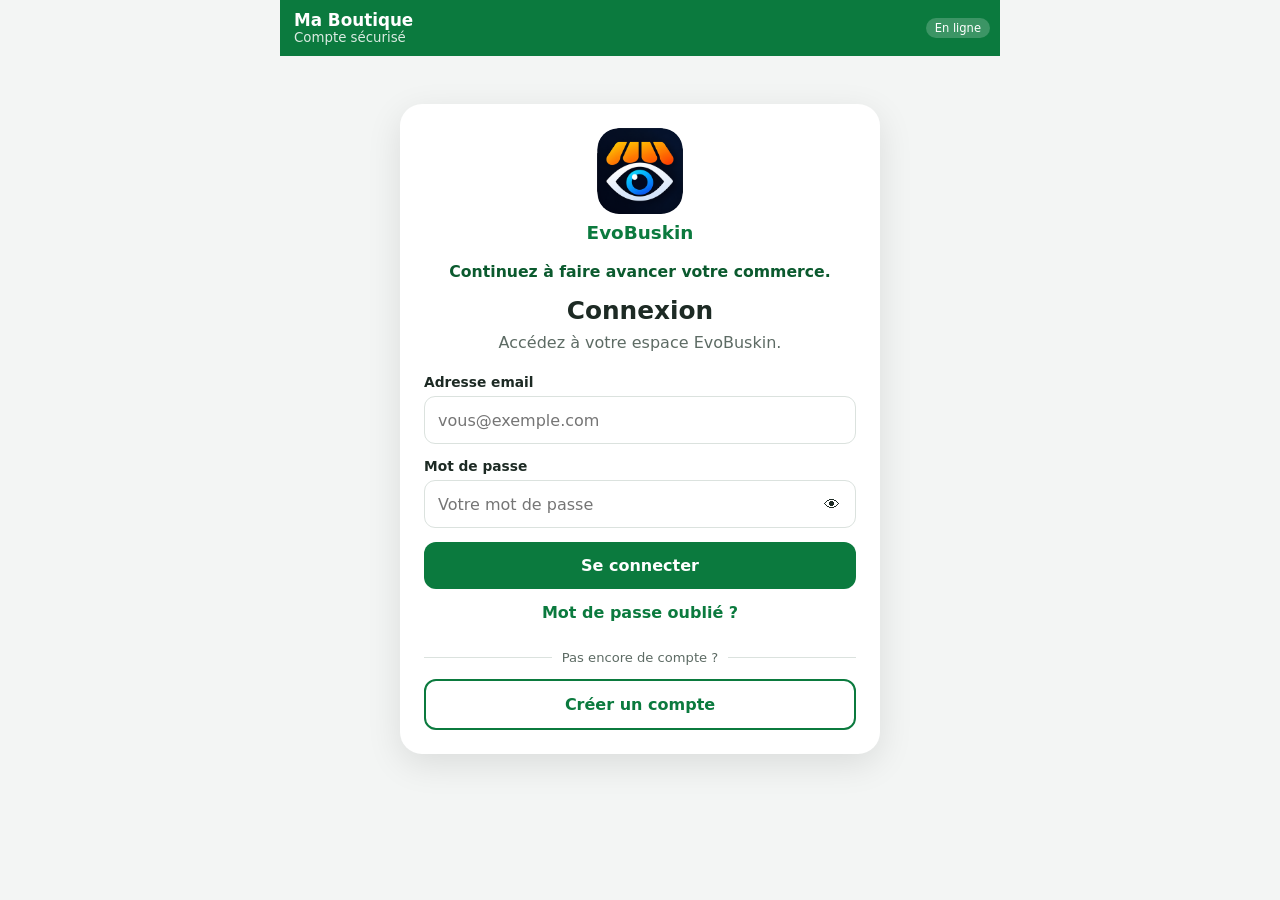
<file: index.html>
<!DOCTYPE html>
<html lang="fr">
<head>
  <meta charset="UTF-8">
  <meta name="viewport" content="width=device-width, initial-scale=1, viewport-fit=cover">
  <meta name="theme-color" content="#0b7a3e">
  <meta name="description" content="EvoBuskin : caisse, stock et dettes clients, même sans Internet.">
  <meta name="referrer" content="no-referrer">
  <meta http-equiv="Content-Security-Policy" content="default-src 'self'; base-uri 'self'; object-src 'none'; frame-ancestors 'none'; img-src 'self' data: blob:; style-src 'self' 'unsafe-inline'; script-src 'self'; connect-src 'self' https://*.supabase.co https://*.supabase.in wss://*.supabase.co wss://*.supabase.in; font-src 'self'; form-action 'self';">
  <link rel="manifest" href="manifest.webmanifest">
  <link rel="icon" type="image/png" href="icons/icon-192.png">
  <link rel="apple-touch-icon" href="icons/apple-touch-icon.png">
  <link rel="stylesheet" href="css/style.css">
  <title>EvoBuskin</title>
</head>
<body>
  <!-- Écran de chargement affiché pendant l'ouverture de la base -->
  <div id="chargement"><img src="icons/logo.png" alt="EvoBuskin" width="128" height="128"><p>EvoBuskin</p></div>

  <div id="app" hidden>
    <header id="barre">
      <div class="barre-gauche">
        <strong id="nomBoutique">EvoBuskin</strong>
        <small id="infoRole"></small>
      </div>
      <div class="barre-droite">
        <span id="etatReseau" class="pastille">En ligne</span>
        <button id="btnQuitter" class="btn-icone" aria-label="Se déconnecter">&#128274;</button>
      </div>
    </header>
    <main id="vue"></main>
    <nav id="menu"></nav>
  </div>

  <div id="toast" role="status" aria-live="polite"></div>

  <!-- Ordre important : utilitaires, base de données, modules, vues, puis application -->
  <script src="js/diag.js"></script>
  <script src="js/chargeur.js"></script>
  <script src="js/auth-config.js"></script>
  <script src="js/auth.js"></script>
  <script src="js/auth-hors-ligne.js"></script>
  <script src="js/auth-ui.js"></script>
  <script src="js/utils.js"></script>
  <script src="js/periode.js"></script>
  <script src="js/db.js"></script>
  <script src="js/cloud-db.js"></script>
  <script src="js/sync.js"></script>
  <script src="js/temps-reel.js"></script>
  <script src="js/cloud-sync.js"></script>
  <script src="js/audit.js"></script>
  <script src="js/pdf.js"></script>
  <script src="js/coffre.js"></script>
  <script src="js/scanner.js"></script>
  <script src="js/vue-caisse.js"></script>
  <script src="js/vue-stock.js"></script>
  <script src="js/vue-dettes.js"></script>
  <script src="js/vue-depenses.js"></script>
  <script src="js/vue-achats.js"></script>
  <script src="js/vue-import.js"></script>
  <script src="js/vue-audit.js"></script>
  <script src="js/vue-rapports.js"></script>
  <script src="js/vue-plus.js"></script>
  <script src="js/vue-reglages.js"></script>
  <script src="js/vue-compte.js"></script>
  <script src="js/vue-boutiques.js"></script>
  <script src="js/abonnement.js"></script>
  <script src="js/equipe.js"></script>
  <script src="js/security-monitor.js"></script>
  <script src="js/subscriptions.js"></script>
  <script src="js/app.js"></script>
</body>
</html>
</file>
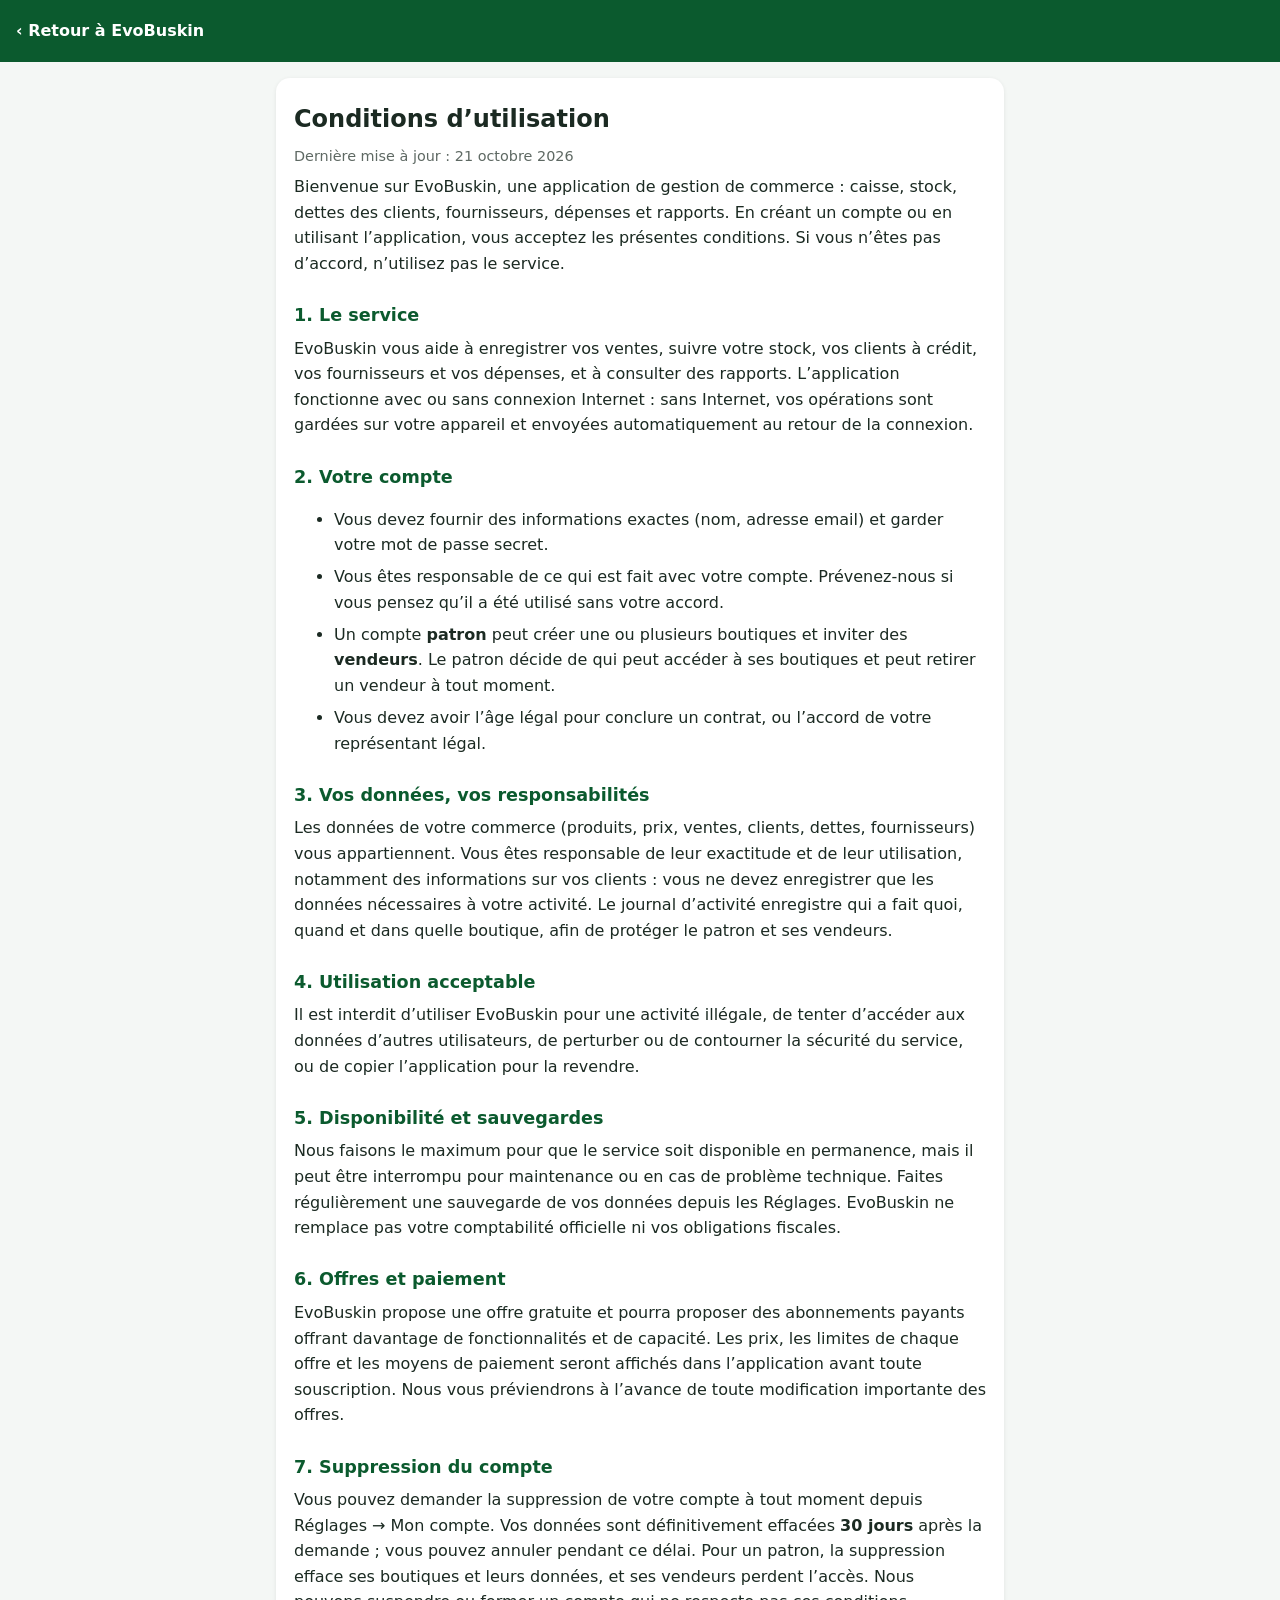
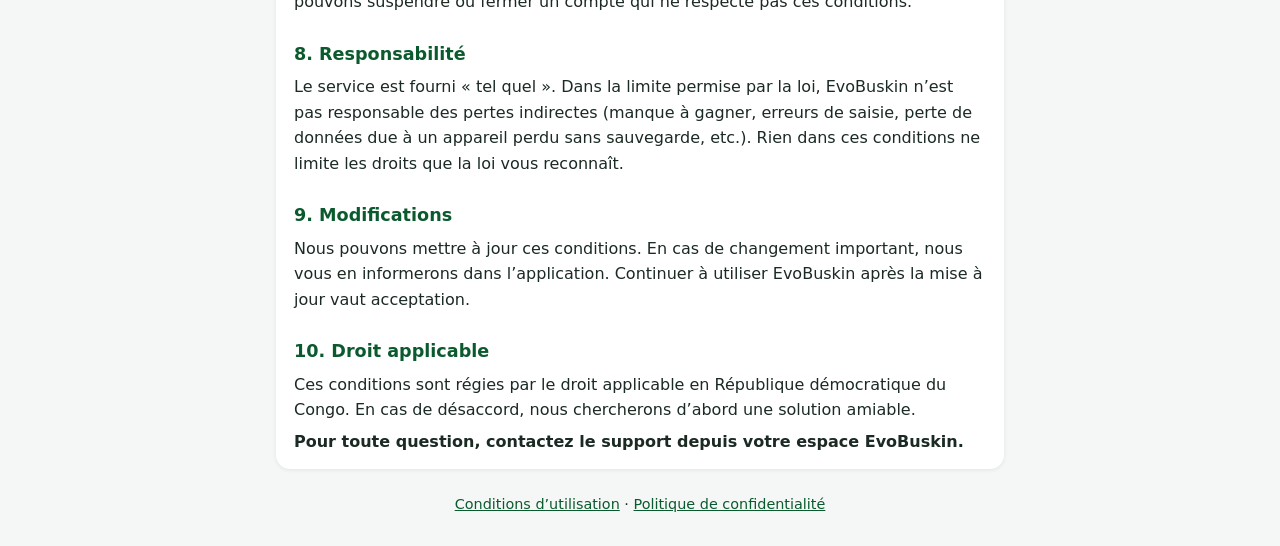
<file: conditions.html>
<!DOCTYPE html>
<html lang="fr"><head><meta charset="utf-8"><meta name="viewport" content="width=device-width,initial-scale=1">
<title>Conditions d’utilisation — EvoBuskin</title><style>
  :root{color-scheme:light dark;--vert:#0b5a2e;--fond:#f4f7f5;--texte:#1b2a22;--carte:#fff}
  @media (prefers-color-scheme:dark){:root{--fond:#0f1a14;--texte:#e6efe9;--carte:#17261d;--vert:#6fd39a}}
  *{box-sizing:border-box}body{margin:0;background:var(--fond);color:var(--texte);font:16px/1.6 system-ui,-apple-system,Segoe UI,Roboto,sans-serif}
  header{background:#0b5a2e;color:#fff;padding:18px 16px}header a{color:#fff;text-decoration:none;font-weight:700}
  main{max-width:760px;margin:0 auto;padding:16px}article{background:var(--carte);border-radius:14px;padding:18px 18px 8px;box-shadow:0 1px 4px rgba(0,0,0,.08)}
  h1{font-size:1.5rem;margin:.2em 0 .1em}h2{font-size:1.1rem;color:var(--vert);margin:1.4em 0 .3em}p,li{margin:.4em 0}.date{opacity:.7;font-size:.9rem}
  .contact{font-weight:700}footer{max-width:760px;margin:0 auto;padding:8px 16px 30px;text-align:center;font-size:.9rem}footer a{color:var(--vert)}
</style></head><body>
<header><a href="index.html">‹ Retour à EvoBuskin</a></header>
<main><article>
<h1>Conditions d’utilisation</h1><p class="date">Dernière mise à jour : 21 octobre 2026</p>
<p>Bienvenue sur EvoBuskin, une application de gestion de commerce : caisse, stock, dettes des clients, fournisseurs, dépenses et rapports. En créant un compte ou en utilisant l’application, vous acceptez les présentes conditions. Si vous n’êtes pas d’accord, n’utilisez pas le service.</p>
<h2>1. Le service</h2>
<p>EvoBuskin vous aide à enregistrer vos ventes, suivre votre stock, vos clients à crédit, vos fournisseurs et vos dépenses, et à consulter des rapports. L’application fonctionne avec ou sans connexion Internet : sans Internet, vos opérations sont gardées sur votre appareil et envoyées automatiquement au retour de la connexion.</p>
<h2>2. Votre compte</h2>
<ul><li>Vous devez fournir des informations exactes (nom, adresse email) et garder votre mot de passe secret.</li>
<li>Vous êtes responsable de ce qui est fait avec votre compte. Prévenez-nous si vous pensez qu’il a été utilisé sans votre accord.</li>
<li>Un compte <b>patron</b> peut créer une ou plusieurs boutiques et inviter des <b>vendeurs</b>. Le patron décide de qui peut accéder à ses boutiques et peut retirer un vendeur à tout moment.</li>
<li>Vous devez avoir l’âge légal pour conclure un contrat, ou l’accord de votre représentant légal.</li></ul>
<h2>3. Vos données, vos responsabilités</h2>
<p>Les données de votre commerce (produits, prix, ventes, clients, dettes, fournisseurs) vous appartiennent. Vous êtes responsable de leur exactitude et de leur utilisation, notamment des informations sur vos clients : vous ne devez enregistrer que les données nécessaires à votre activité. Le journal d’activité enregistre qui a fait quoi, quand et dans quelle boutique, afin de protéger le patron et ses vendeurs.</p>
<h2>4. Utilisation acceptable</h2>
<p>Il est interdit d’utiliser EvoBuskin pour une activité illégale, de tenter d’accéder aux données d’autres utilisateurs, de perturber ou de contourner la sécurité du service, ou de copier l’application pour la revendre.</p>
<h2>5. Disponibilité et sauvegardes</h2>
<p>Nous faisons le maximum pour que le service soit disponible en permanence, mais il peut être interrompu pour maintenance ou en cas de problème technique. Faites régulièrement une sauvegarde de vos données depuis les Réglages. EvoBuskin ne remplace pas votre comptabilité officielle ni vos obligations fiscales.</p>
<h2>6. Offres et paiement</h2>
<p>EvoBuskin propose une offre gratuite et pourra proposer des abonnements payants offrant davantage de fonctionnalités et de capacité. Les prix, les limites de chaque offre et les moyens de paiement seront affichés dans l’application avant toute souscription. Nous vous préviendrons à l’avance de toute modification importante des offres.</p>
<h2>7. Suppression du compte</h2>
<p>Vous pouvez demander la suppression de votre compte à tout moment depuis Réglages → Mon compte. Vos données sont définitivement effacées <b>30 jours</b> après la demande ; vous pouvez annuler pendant ce délai. Pour un patron, la suppression efface ses boutiques et leurs données, et ses vendeurs perdent l’accès. Nous pouvons suspendre ou fermer un compte qui ne respecte pas ces conditions.</p>
<h2>8. Responsabilité</h2>
<p>Le service est fourni « tel quel ». Dans la limite permise par la loi, EvoBuskin n’est pas responsable des pertes indirectes (manque à gagner, erreurs de saisie, perte de données due à un appareil perdu sans sauvegarde, etc.). Rien dans ces conditions ne limite les droits que la loi vous reconnaît.</p>
<h2>9. Modifications</h2>
<p>Nous pouvons mettre à jour ces conditions. En cas de changement important, nous vous en informerons dans l’application. Continuer à utiliser EvoBuskin après la mise à jour vaut acceptation.</p>
<h2>10. Droit applicable</h2>
<p>Ces conditions sont régies par le droit applicable en République démocratique du Congo. En cas de désaccord, nous chercherons d’abord une solution amiable.</p>
<p id="contact" class="contact"></p>
</article></main>
<footer><a href="conditions.html">Conditions d’utilisation</a> · <a href="confidentialite.html">Politique de confidentialité</a></footer>
<script src="js/auth-config.js"></script>
<script>
  (function(){var c=window.AUTH_CONFIG||{},l=[];
    if(c.supportEmail)l.push('par email : '+c.supportEmail);if(c.supportWhatsapp)l.push('par WhatsApp : '+c.supportWhatsapp);
    var e=document.getElementById('contact');if(e){e.textContent=l.length?('Pour toute question, contactez-nous '+l.join(' ou ')+'.'):'Pour toute question, contactez le support depuis votre espace EvoBuskin.';}})();
</script>
</body></html>
</file>
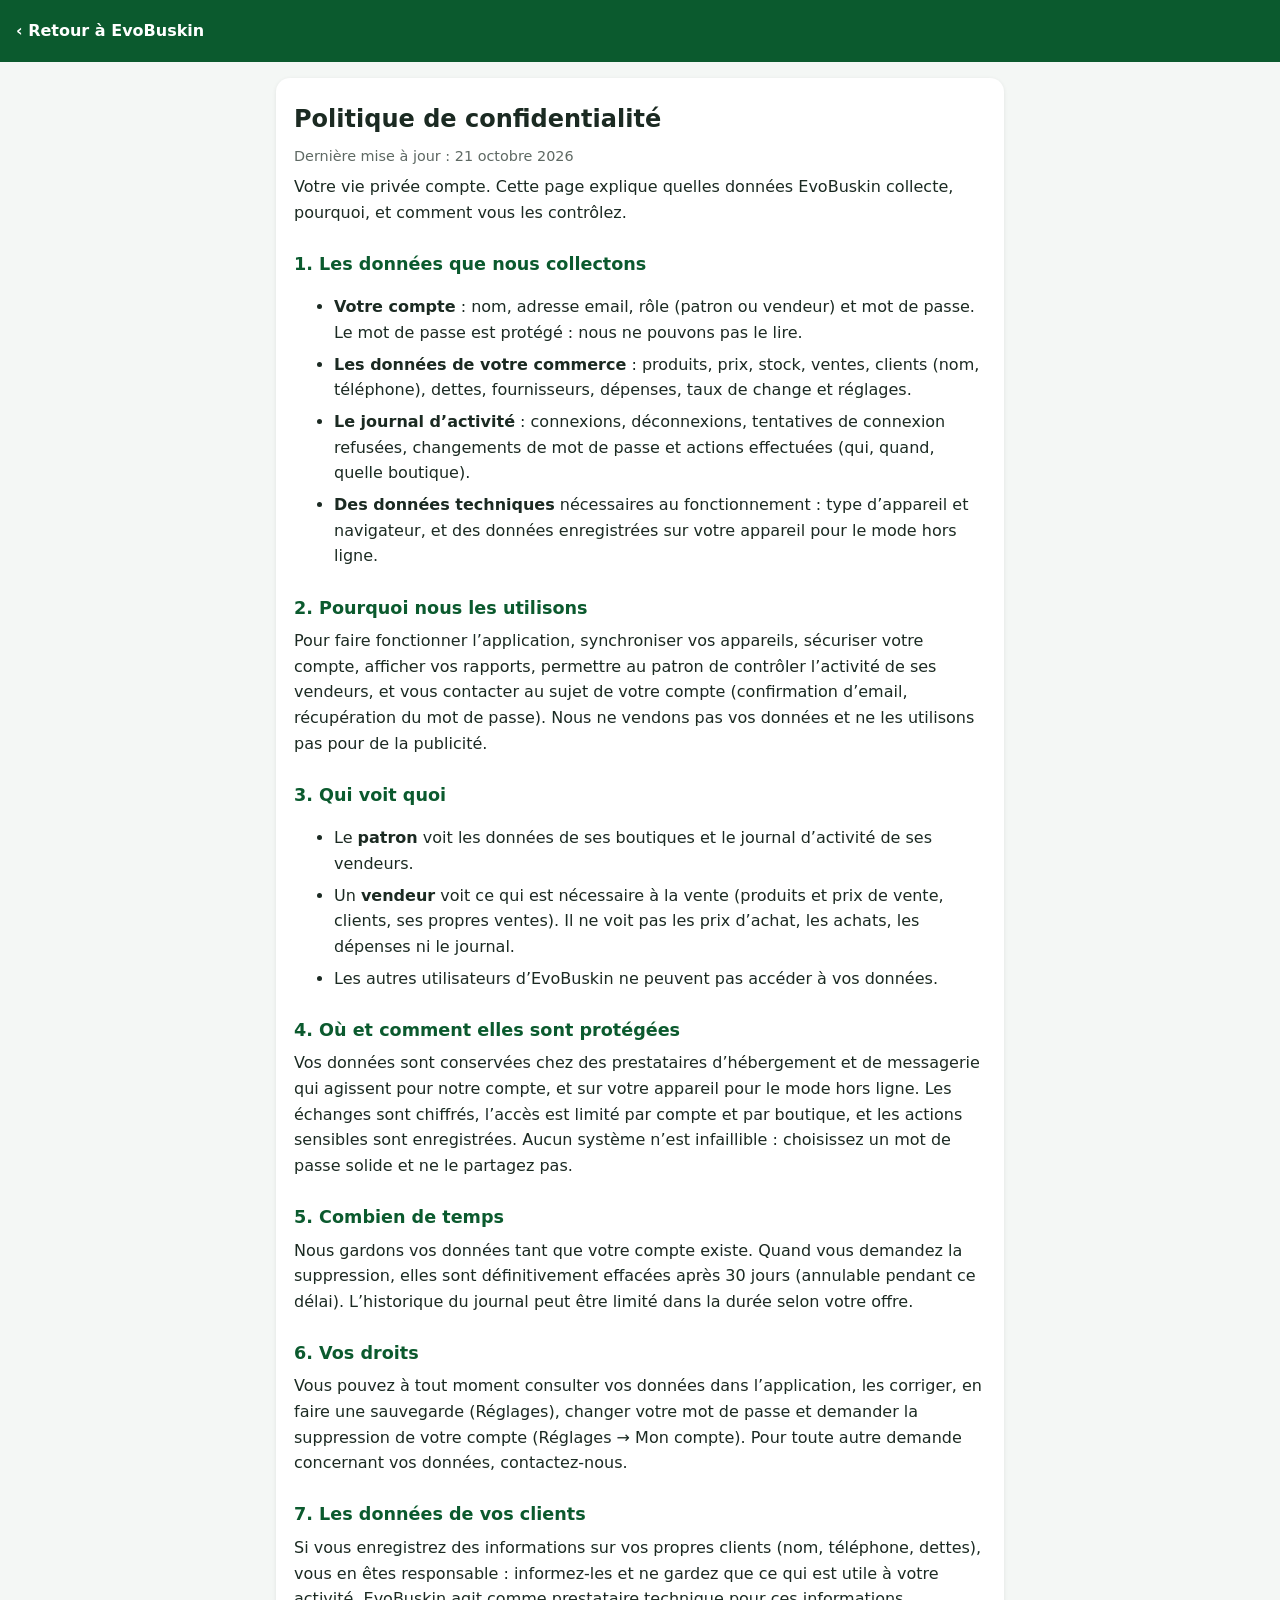
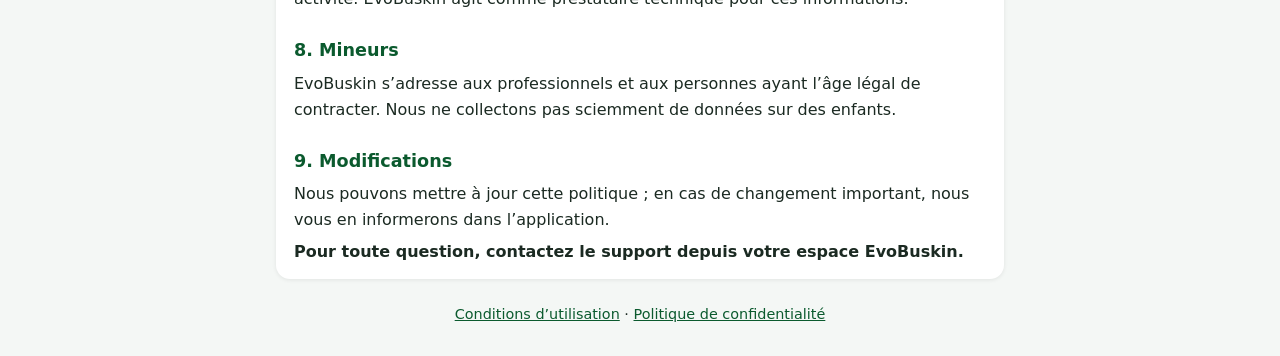
<file: confidentialite.html>
<!DOCTYPE html>
<html lang="fr"><head><meta charset="utf-8"><meta name="viewport" content="width=device-width,initial-scale=1">
<title>Politique de confidentialité — EvoBuskin</title><style>
  :root{color-scheme:light dark;--vert:#0b5a2e;--fond:#f4f7f5;--texte:#1b2a22;--carte:#fff}
  @media (prefers-color-scheme:dark){:root{--fond:#0f1a14;--texte:#e6efe9;--carte:#17261d;--vert:#6fd39a}}
  *{box-sizing:border-box}body{margin:0;background:var(--fond);color:var(--texte);font:16px/1.6 system-ui,-apple-system,Segoe UI,Roboto,sans-serif}
  header{background:#0b5a2e;color:#fff;padding:18px 16px}header a{color:#fff;text-decoration:none;font-weight:700}
  main{max-width:760px;margin:0 auto;padding:16px}article{background:var(--carte);border-radius:14px;padding:18px 18px 8px;box-shadow:0 1px 4px rgba(0,0,0,.08)}
  h1{font-size:1.5rem;margin:.2em 0 .1em}h2{font-size:1.1rem;color:var(--vert);margin:1.4em 0 .3em}p,li{margin:.4em 0}.date{opacity:.7;font-size:.9rem}
  .contact{font-weight:700}footer{max-width:760px;margin:0 auto;padding:8px 16px 30px;text-align:center;font-size:.9rem}footer a{color:var(--vert)}
</style></head><body>
<header><a href="index.html">‹ Retour à EvoBuskin</a></header>
<main><article>
<h1>Politique de confidentialité</h1><p class="date">Dernière mise à jour : 21 octobre 2026</p>
<p>Votre vie privée compte. Cette page explique quelles données EvoBuskin collecte, pourquoi, et comment vous les contrôlez.</p>
<h2>1. Les données que nous collectons</h2>
<ul><li><b>Votre compte</b> : nom, adresse email, rôle (patron ou vendeur) et mot de passe. Le mot de passe est protégé : nous ne pouvons pas le lire.</li>
<li><b>Les données de votre commerce</b> : produits, prix, stock, ventes, clients (nom, téléphone), dettes, fournisseurs, dépenses, taux de change et réglages.</li>
<li><b>Le journal d’activité</b> : connexions, déconnexions, tentatives de connexion refusées, changements de mot de passe et actions effectuées (qui, quand, quelle boutique).</li>
<li><b>Des données techniques</b> nécessaires au fonctionnement : type d’appareil et navigateur, et des données enregistrées sur votre appareil pour le mode hors ligne.</li></ul>
<h2>2. Pourquoi nous les utilisons</h2>
<p>Pour faire fonctionner l’application, synchroniser vos appareils, sécuriser votre compte, afficher vos rapports, permettre au patron de contrôler l’activité de ses vendeurs, et vous contacter au sujet de votre compte (confirmation d’email, récupération du mot de passe). Nous ne vendons pas vos données et ne les utilisons pas pour de la publicité.</p>
<h2>3. Qui voit quoi</h2>
<ul><li>Le <b>patron</b> voit les données de ses boutiques et le journal d’activité de ses vendeurs.</li>
<li>Un <b>vendeur</b> voit ce qui est nécessaire à la vente (produits et prix de vente, clients, ses propres ventes). Il ne voit pas les prix d’achat, les achats, les dépenses ni le journal.</li>
<li>Les autres utilisateurs d’EvoBuskin ne peuvent pas accéder à vos données.</li></ul>
<h2>4. Où et comment elles sont protégées</h2>
<p>Vos données sont conservées chez des prestataires d’hébergement et de messagerie qui agissent pour notre compte, et sur votre appareil pour le mode hors ligne. Les échanges sont chiffrés, l’accès est limité par compte et par boutique, et les actions sensibles sont enregistrées. Aucun système n’est infaillible : choisissez un mot de passe solide et ne le partagez pas.</p>
<h2>5. Combien de temps</h2>
<p>Nous gardons vos données tant que votre compte existe. Quand vous demandez la suppression, elles sont définitivement effacées après 30 jours (annulable pendant ce délai). L’historique du journal peut être limité dans la durée selon votre offre.</p>
<h2>6. Vos droits</h2>
<p>Vous pouvez à tout moment consulter vos données dans l’application, les corriger, en faire une sauvegarde (Réglages), changer votre mot de passe et demander la suppression de votre compte (Réglages → Mon compte). Pour toute autre demande concernant vos données, contactez-nous.</p>
<h2>7. Les données de vos clients</h2>
<p>Si vous enregistrez des informations sur vos propres clients (nom, téléphone, dettes), vous en êtes responsable : informez-les et ne gardez que ce qui est utile à votre activité. EvoBuskin agit comme prestataire technique pour ces informations.</p>
<h2>8. Mineurs</h2>
<p>EvoBuskin s’adresse aux professionnels et aux personnes ayant l’âge légal de contracter. Nous ne collectons pas sciemment de données sur des enfants.</p>
<h2>9. Modifications</h2>
<p>Nous pouvons mettre à jour cette politique ; en cas de changement important, nous vous en informerons dans l’application.</p>
<p id="contact" class="contact"></p>
</article></main>
<footer><a href="conditions.html">Conditions d’utilisation</a> · <a href="confidentialite.html">Politique de confidentialité</a></footer>
<script src="js/auth-config.js"></script>
<script>
  (function(){var c=window.AUTH_CONFIG||{},l=[];
    if(c.supportEmail)l.push('par email : '+c.supportEmail);if(c.supportWhatsapp)l.push('par WhatsApp : '+c.supportWhatsapp);
    var e=document.getElementById('contact');if(e){e.textContent=l.length?('Pour toute question, contactez-nous '+l.join(' ou ')+'.'):'Pour toute question, contactez le support depuis votre espace EvoBuskin.';}})();
</script>
</body></html>
</file>
<file: css/style.css>
/* EvoBuskin - styles
   POUR CHANGER LES COULEURS : modifiez uniquement les variables ci-dessous (bloc :root). */
:root {
  --couleur-principale: #0b7a3e;   /* vert : barre du haut, boutons */
  --couleur-principale-fonce: #075c2e;
  --couleur-accent: #f2b705;       /* jaune : mises en avant */
  --couleur-danger: #c62828;       /* rouge : ruptures, dettes, suppression */
  --couleur-alerte: #e67e00;       /* orange : stock bas */
  --couleur-fond: #f3f5f4;
  --couleur-carte: #ffffff;
  --couleur-texte: #1d2a24;
  --couleur-texte-doux: #5d6b64;
  --couleur-bordure: #dbe2de;
  --rayon: 14px;
  --hauteur-barre: 56px;
  --hauteur-menu: 62px;
}

* { box-sizing: border-box; -webkit-tap-highlight-color: transparent; }
html, body { margin: 0; height: 100%; }
body {
  font-family: system-ui, -apple-system, "Segoe UI", Roboto, Arial, sans-serif;
  font-size: 16px; color: var(--couleur-texte); background: var(--couleur-fond);
  overscroll-behavior-y: contain;
}
body.modal-ouvert { overflow: hidden; }
button, input, select, textarea { font: inherit; color: inherit; }
h2 { margin: 4px 0 12px; font-size: 1.25rem; }
h3 { margin: 0; font-size: 1.1rem; }
p { margin: 0 0 10px; }
[hidden] { display: none !important; }

/* ---------- Chargement ---------- */
#chargement {
  position: fixed; inset: 0; background: #060d1f; color: #fff; z-index: 100;
  display: flex; flex-direction: column; align-items: center; justify-content: center; gap: 8px; font-weight: 700;
}
.logo-rond {
  width: 84px; height: 84px; border-radius: 50%; background: #fff; color: var(--couleur-principale);
  display: flex; align-items: center; justify-content: center; font-size: 3rem; font-weight: 900;
  box-shadow: 0 0 0 6px var(--couleur-accent);
}

/* ---------- Structure ---------- */
#app { display: flex; flex-direction: column; height: 100%; max-width: 720px; margin: 0 auto; background: var(--couleur-fond); }
#barre {
  height: calc(var(--hauteur-barre) + env(safe-area-inset-top)); padding-top: env(safe-area-inset-top);
  background: var(--couleur-principale); color: #fff; display: flex; align-items: center; justify-content: space-between;
  padding-left: 14px; padding-right: 10px; flex-shrink: 0;
}
.barre-gauche { display: flex; flex-direction: column; line-height: 1.15; min-width: 0; }
.barre-gauche strong { font-size: 1.05rem; white-space: nowrap; overflow: hidden; text-overflow: ellipsis; }
.barre-gauche small { opacity: .85; }
.barre-droite { display: flex; align-items: center; gap: 8px; }
.pastille { font-size: .72rem; padding: 3px 9px; border-radius: 99px; background: rgba(255,255,255,.2); }
.pastille.hors-ligne { background: var(--couleur-accent); color: #3b2f00; font-weight: 700; }
.btn-icone {
  width: 42px; height: 42px; border: 0; border-radius: 50%; background: rgba(255,255,255,.15); color: inherit;
  font-size: 1.2rem; cursor: pointer;
}
#vue { flex: 1; overflow-y: auto; padding: 12px 12px 90px; -webkit-overflow-scrolling: touch; }
#menu {
  height: calc(var(--hauteur-menu) + env(safe-area-inset-bottom)); padding-bottom: env(safe-area-inset-bottom);
  background: var(--couleur-carte); border-top: 1px solid var(--couleur-bordure); display: flex; flex-shrink: 0;
}
#menu button {
  flex: 1; border: 0; background: none; display: flex; flex-direction: column; align-items: center; justify-content: center;
  gap: 2px; font-size: .74rem; color: var(--couleur-texte-doux); cursor: pointer;
}
#menu button .ico { font-size: 1.4rem; }
#menu button.actif { color: var(--couleur-principale); font-weight: 700; }

/* ---------- Composants ---------- */
.carte { background: var(--couleur-carte); border-radius: var(--rayon); padding: 12px; margin-bottom: 12px; box-shadow: 0 1px 3px rgba(0,0,0,.08); }
.carte.danger { border-left: 5px solid var(--couleur-danger); }
.carte.alerte { border-left: 5px solid var(--couleur-alerte); }
.texte-centre { text-align: center; }
.petit { font-size: .85rem; color: var(--couleur-texte-doux); }
.gras { font-weight: 700; }
.rouge-txt { color: var(--couleur-danger); }
.vert-txt { color: var(--couleur-principale); }
.droite { text-align: right; }
.ligne-flex { display: flex; align-items: center; justify-content: space-between; gap: 10px; }
.vide { text-align: center; color: var(--couleur-texte-doux); padding: 28px 10px; }

.btn {
  display: block; width: 100%; padding: 14px 16px; border: 0; border-radius: 12px; cursor: pointer;
  background: var(--couleur-principale); color: #fff; font-weight: 700; font-size: 1rem; text-align: center;
}
.btn:active { background: var(--couleur-principale-fonce); }
.btn.gris { background: #e4e9e6; color: var(--couleur-texte); }
.btn.rouge { background: var(--couleur-danger); }
.btn.jaune { background: var(--couleur-accent); color: #3b2f00; }
.btn.contour { background: #fff; color: var(--couleur-principale); border: 2px solid var(--couleur-principale); }
.btn.petit-btn { width: auto; display: inline-block; padding: 9px 14px; font-size: .9rem; }
.btn[disabled] { opacity: .5; }
.ligne-boutons { display: flex; gap: 10px; margin-top: 12px; }
.ligne-boutons .btn { flex: 1; }
.pile > * + * { margin-top: 10px; }

.champ { display: block; margin-bottom: 12px; }
.champ > span { display: block; font-size: .85rem; color: var(--couleur-texte-doux); margin-bottom: 4px; }
.champ input, .champ select, .champ textarea {
  width: 100%; padding: 12px; border: 1.5px solid var(--couleur-bordure); border-radius: 10px; background: #fff; min-height: 46px;
}
.champ input:focus, .champ select:focus { outline: 0; border-color: var(--couleur-principale); }
.deux-colonnes { display: grid; grid-template-columns: 1fr 1fr; gap: 10px; }
.recherche { display: flex; gap: 8px; margin-bottom: 10px; }
.recherche input { flex: 1; padding: 12px; border: 1.5px solid var(--couleur-bordure); border-radius: 10px; min-height: 46px; background: #fff; }
.recherche .btn { width: 52px; padding: 0; font-size: 1.3rem; }

.segment { display: flex; background: #e4e9e6; border-radius: 12px; padding: 3px; margin-bottom: 12px; }
.segment button { flex: 1; border: 0; background: none; padding: 10px 4px; border-radius: 10px; font-weight: 600; cursor: pointer; }
.segment button.actif { background: #fff; color: var(--couleur-principale); box-shadow: 0 1px 3px rgba(0,0,0,.15); }

.badge { display: inline-block; padding: 2px 9px; border-radius: 99px; font-size: .75rem; font-weight: 700; background: #e1f3e8; color: var(--couleur-principale); }
.badge.rouge { background: #fde4e4; color: var(--couleur-danger); }
.badge.orange { background: #ffefd6; color: var(--couleur-alerte); }
.badge.gris { background: #e4e9e6; color: var(--couleur-texte-doux); }

.bandeau { padding: 10px 12px; border-radius: 12px; margin-bottom: 12px; background: #fff6d6; color: #5c4700; font-size: .9rem; }
.bandeau.rouge { background: #fde4e4; color: #7a1414; }

/* ---------- Listes ---------- */
.liste { background: var(--couleur-carte); border-radius: var(--rayon); overflow: hidden; margin-bottom: 12px; box-shadow: 0 1px 3px rgba(0,0,0,.08); }
.liste .ligne { display: flex; align-items: center; justify-content: space-between; gap: 10px; padding: 12px; border-bottom: 1px solid var(--couleur-bordure); cursor: pointer; }
.liste .ligne:last-child { border-bottom: 0; }
.liste .ligne:active { background: #f0f4f2; }
.liste .ligne .nom { font-weight: 600; }
.liste .ligne .sous { font-size: .82rem; color: var(--couleur-texte-doux); }
.liste .ligne .droite { text-align: right; flex-shrink: 0; }

/* ---------- Caisse ---------- */
.categories { display: flex; gap: 8px; overflow-x: auto; padding-bottom: 8px; margin-bottom: 4px; }
.categories button { flex-shrink: 0; border: 1.5px solid var(--couleur-bordure); background: #fff; border-radius: 99px; padding: 7px 14px; cursor: pointer; }
.categories button.actif { background: var(--couleur-principale); color: #fff; border-color: var(--couleur-principale); }
.grille-produits { display: grid; grid-template-columns: repeat(2, 1fr); gap: 10px; }
@media (min-width: 480px) { .grille-produits { grid-template-columns: repeat(3, 1fr); } }
.produit {
  background: #fff; border: 0; border-radius: var(--rayon); padding: 12px 10px; text-align: left; cursor: pointer;
  box-shadow: 0 1px 3px rgba(0,0,0,.1); display: flex; flex-direction: column; gap: 4px; min-height: 92px; position: relative;
}
.produit:active { transform: scale(.97); }
.produit .p-nom { font-weight: 700; line-height: 1.2; }
.produit .p-prix { color: var(--couleur-principale); font-weight: 800; }
.produit .p-stock { font-size: .78rem; color: var(--couleur-texte-doux); }
.produit.rupture { opacity: .55; }
.produit .p-qte { position: absolute; top: 6px; right: 6px; background: var(--couleur-accent); color: #3b2f00; font-weight: 800; border-radius: 99px; min-width: 26px; text-align: center; padding: 1px 7px; }
.barre-panier {
  position: fixed; left: 0; right: 0; bottom: calc(var(--hauteur-menu) + env(safe-area-inset-bottom)); max-width: 720px; margin: 0 auto;
  padding: 8px 12px; background: transparent; z-index: 20;
}
.barre-panier .btn { display: flex; justify-content: space-between; box-shadow: 0 4px 14px rgba(0,0,0,.25); }

.ligne-panier { display: flex; align-items: center; gap: 8px; padding: 10px 0; border-bottom: 1px solid var(--couleur-bordure); }
.ligne-panier .info { flex: 1; min-width: 0; }
.ligne-panier .info .nom { font-weight: 600; }
.qte-ctrl { display: flex; align-items: center; gap: 6px; }
.qte-ctrl button { width: 38px; height: 38px; border-radius: 50%; border: 0; background: #e4e9e6; font-size: 1.3rem; font-weight: 800; cursor: pointer; }
.qte-ctrl input { width: 58px; text-align: center; padding: 8px 2px; border: 1.5px solid var(--couleur-bordure); border-radius: 8px; }
.total-grand { font-size: 1.5rem; font-weight: 900; color: var(--couleur-principale); }
.modes { display: grid; grid-template-columns: repeat(3, 1fr); gap: 8px; margin-bottom: 12px; }
.modes button { border: 2px solid var(--couleur-bordure); background: #fff; border-radius: 12px; padding: 10px 4px; font-size: .82rem; font-weight: 600; cursor: pointer; }
.modes button.actif { border-color: var(--couleur-principale); background: #e9f6ee; color: var(--couleur-principale); }
.recu { background: #fffef5; border: 1px dashed #b9b27a; border-radius: 10px; padding: 12px; font-family: "Courier New", monospace; font-size: .85rem; white-space: pre-wrap; margin-bottom: 12px; }

/* ---------- Fenêtres ---------- */
.fond-fenetre { position: fixed; inset: 0; background: rgba(0,0,0,.5); z-index: 50; display: flex; align-items: flex-end; justify-content: center; }
.fenetre {
  background: #fff; width: 100%; max-width: 720px; max-height: 92vh; border-radius: 20px 20px 0 0;
  display: flex; flex-direction: column; animation: monter .2s ease-out;
}
@keyframes monter { from { transform: translateY(40px); opacity: 0; } to { transform: none; opacity: 1; } }
.fenetre-tete { display: flex; align-items: center; justify-content: space-between; padding: 14px 16px 6px; }
.fenetre-tete .fermer { background: #e4e9e6; width: 36px; height: 36px; font-size: 1.5rem; }
.fenetre-corps { padding: 8px 16px calc(18px + env(safe-area-inset-bottom)); overflow-y: auto; }

/* ---------- Connexion / PIN ---------- */
#ecranPin { display: flex; flex-direction: column; align-items: center; padding: 24px 16px; gap: 14px; }
.roles { display: flex; gap: 12px; width: 100%; max-width: 360px; }
.roles button { flex: 1; padding: 16px 8px; border: 2px solid var(--couleur-bordure); background: #fff; border-radius: 14px; font-weight: 700; cursor: pointer; font-size: 1rem; }
.roles button.actif { border-color: var(--couleur-principale); background: #e9f6ee; color: var(--couleur-principale); }
.points { display: flex; gap: 14px; height: 24px; }
.points i { width: 18px; height: 18px; border-radius: 50%; border: 2px solid var(--couleur-principale); }
.points i.plein { background: var(--couleur-principale); }
.clavier { display: grid; grid-template-columns: repeat(3, 76px); gap: 12px; }
.clavier button { height: 64px; border-radius: 50%; border: 0; background: #fff; font-size: 1.6rem; font-weight: 700; box-shadow: 0 1px 3px rgba(0,0,0,.15); cursor: pointer; }
.clavier button:active { background: #e4e9e6; }
.erreur-pin { color: var(--couleur-danger); min-height: 22px; font-weight: 600; text-align: center; }

/* ---------- Scanner ---------- */
.scan-zone { position: relative; background: #000; border-radius: 12px; overflow: hidden; margin-bottom: 10px; aspect-ratio: 4 / 3; }
.scan-zone video { width: 100%; height: 100%; object-fit: cover; }
.scan-cadre { position: absolute; inset: 22% 10%; border: 3px solid var(--couleur-accent); border-radius: 12px; box-shadow: 0 0 0 999px rgba(0,0,0,.35); }

/* ---------- Rapports ---------- */
.stats { display: grid; grid-template-columns: 1fr 1fr; gap: 10px; margin-bottom: 12px; }
.stat { background: #fff; border-radius: var(--rayon); padding: 12px; box-shadow: 0 1px 3px rgba(0,0,0,.08); }
.stat .lib { font-size: .8rem; color: var(--couleur-texte-doux); }
.stat .val { font-size: 1.15rem; font-weight: 800; }
.stat .val2 { font-size: .78rem; color: var(--couleur-texte-doux); }
.stat.vert .val { color: var(--couleur-principale); }
.stat.rouge .val { color: var(--couleur-danger); }
.graphique { display: flex; align-items: flex-end; gap: 6px; height: 130px; padding-top: 8px; }
.graphique .col { flex: 1; display: flex; flex-direction: column; align-items: center; justify-content: flex-end; height: 100%; }
.graphique .barre-g { width: 100%; background: var(--couleur-principale); border-radius: 6px 6px 0 0; min-height: 2px; }
.graphique .lib-g { font-size: .7rem; color: var(--couleur-texte-doux); margin-top: 3px; }
.barre-h { height: 8px; background: #e4e9e6; border-radius: 99px; overflow: hidden; margin-top: 4px; }
.barre-h i { display: block; height: 100%; background: var(--couleur-accent); }

/* ---------- Message temporaire ---------- */
#toast {
  position: fixed; left: 50%; bottom: calc(var(--hauteur-menu) + 24px + env(safe-area-inset-bottom)); transform: translate(-50%, 20px);
  background: #243029; color: #fff; padding: 12px 18px; border-radius: 12px; opacity: 0; pointer-events: none;
  transition: all .25s; z-index: 200; max-width: 90%; text-align: center; font-size: .95rem;
}
#toast.visible { opacity: 1; transform: translate(-50%, 0); }
#toast.erreur { background: var(--couleur-danger); }
#toast.ok { background: var(--couleur-principale); }

/* ---------- Options repliables (formulaire produit) ---------- */
details.options { background: #f6f8f7; border-radius: 10px; padding: 10px 12px; margin-bottom: 12px; }
details.options summary { font-weight: 700; color: var(--couleur-principale); cursor: pointer; }
details.options[open] summary { margin-bottom: 8px; }

/* ---------- Logo EvoBuskin ---------- */
#chargement img, .logo-login { border-radius: 22%; }
.logo-login { width: 96px; height: 96px; box-shadow: 0 4px 14px rgba(6,13,31,.35); }

/* ---------- Calendrier de choix de période ---------- */
.cal-tete { display: flex; align-items: center; justify-content: space-between; margin: 2px 0 10px; }
.cal-nav { width: 44px; height: 44px; border: 0; border-radius: 50%; background: #e4e9e6; font-size: 1.6rem; line-height: 1; color: var(--couleur-principale); cursor: pointer; }
.cal-nav[disabled] { opacity: .3; cursor: default; }
.cal-titre { border: 0; background: none; font-size: 1.1rem; font-weight: 800; text-transform: capitalize; padding: 10px 12px; border-radius: 10px; cursor: pointer; }
button.cal-titre:active { background: #e4e9e6; }
div.cal-titre { cursor: default; }
.cal-sem, .cal-grille { display: grid; grid-template-columns: repeat(7, 1fr); }
.cal-sem span { text-align: center; font-size: .75rem; font-weight: 700; color: var(--couleur-texte-doux); padding: 4px 0 6px; }
.cal-grille { row-gap: 2px; }
.cal-j { position: relative; height: 48px; padding: 0; border: 0; background: none; cursor: pointer; }
.cal-j span { position: relative; z-index: 1; display: flex; align-items: center; justify-content: center; width: 40px; height: 40px; margin: 2px auto 0; border-radius: 50%; font-weight: 600; font-size: 1rem; }
.cal-j:active span { background: #e4e9e6; }
.cal-j.auj span { box-shadow: inset 0 0 0 2px var(--couleur-principale); color: var(--couleur-principale); }
.cal-j.mil { background: #dff1e6; }
.cal-j.deb.plage { background: linear-gradient(to right, transparent 50%, #dff1e6 50%); }
.cal-j.fin.plage { background: linear-gradient(to left, transparent 50%, #dff1e6 50%); }
.cal-j.deb span, .cal-j.fin span, .cal-j.seul span { background: var(--couleur-principale); color: #fff; box-shadow: none; }
.cal-j.futur { cursor: default; }
.cal-j.futur span { color: #b4bdb8; }
.cal-j .pt, .pt-l { position: absolute; z-index: 2; bottom: 1px; left: 50%; width: 6px; height: 6px; margin-left: -3px; border-radius: 50%; background: var(--couleur-accent); }
.cal-resume { margin: 14px 0 2px; padding: 12px; border-radius: 12px; background: #f0f4f2; text-align: center; min-height: 64px; display: flex; flex-direction: column; justify-content: center; }
.cal-legende { margin-top: 10px; text-align: center; font-size: .8rem; color: var(--couleur-texte-doux); }
.pt-l { position: static; display: inline-block; margin: 0 4px 1px 0; }
.cal-mois-grille { display: grid; grid-template-columns: repeat(3, 1fr); gap: 8px; margin-bottom: 4px; }
.cal-mois-grille button { padding: 16px 4px; border: 1.5px solid var(--couleur-bordure); border-radius: 12px; background: #fff; font-weight: 700; text-transform: capitalize; cursor: pointer; }
.cal-mois-grille button.actif { border-color: var(--couleur-principale); background: #e9f6ee; color: var(--couleur-principale); }
.cal-mois-grille button[disabled] { opacity: .35; }

/* ---------- Authentification SaaS ---------- */
.auth-page { min-height: 100%; display: flex; flex-direction: column; align-items: center; justify-content: center; padding: 20px 8px 40px; }
.auth-card { width: 100%; max-width: 480px; background: var(--couleur-carte); border-radius: 22px; padding: 24px; box-shadow: 0 10px 35px rgba(0,0,0,.10); }
.auth-logo { display: block; width: 86px; height: 86px; margin: 0 auto 8px; border-radius: 22px; }
.auth-brand { text-align: center; color: var(--couleur-principale); font-size: 1.15rem; font-weight: 900; margin-bottom: 18px; }
.auth-card h1 { text-align: center; margin: 0 0 6px; font-size: 1.55rem; }
.auth-subtitle { text-align: center; color: var(--couleur-texte-doux); margin-bottom: 20px; line-height: 1.45; }
.champ-auth { display: block; margin-bottom: 14px; }
.champ-auth > span, .role-title { display: block; font-size: .86rem; font-weight: 700; margin-bottom: 6px; }
.champ-auth input { width: 100%; min-height: 48px; padding: 12px 13px; border: 1.5px solid var(--couleur-bordure); border-radius: 11px; background: #fff; }
.champ-auth input:focus { outline: 0; border-color: var(--couleur-principale); box-shadow: 0 0 0 3px rgba(11,122,62,.10); }
.auth-password-wrap { position: relative; }
.auth-password-wrap input { padding-right: 48px; }
.auth-eye { position: absolute; right: 4px; top: 4px; width: 40px; height: 40px; border: 0; border-radius: 9px; background: transparent; cursor: pointer; }
.auth-submit { margin-top: 8px; }
.auth-link { width: 100%; border: 0; background: transparent; color: var(--couleur-principale); font-weight: 700; padding: 14px 8px; cursor: pointer; }
.auth-separator { display: flex; align-items: center; gap: 10px; color: var(--couleur-texte-doux); font-size: .82rem; margin: 14px 0; }
.auth-separator:before, .auth-separator:after { content: ''; height: 1px; background: var(--couleur-bordure); flex: 1; }
.auth-message { min-height: 0; margin-bottom: 10px; border-radius: 10px; font-size: .9rem; line-height: 1.4; }
.auth-message:not(:empty) { padding: 10px 12px; background: #eef4f0; }
.auth-message.erreur { color: #7a1414; background: #fde4e4 !important; }
.auth-message.succes { color: #075c2e; background: #e1f3e8 !important; }
.account-types { display: grid; grid-template-columns: 1fr 1fr; gap: 10px; margin: 0 0 16px; }
.account-type { text-align: left; border: 1.5px solid var(--couleur-bordure); border-radius: 13px; background: #fff; padding: 12px; cursor: pointer; min-height: 88px; }
.account-type b, .account-type small { display: block; }
.account-type small { color: var(--couleur-texte-doux); margin-top: 5px; line-height: 1.3; }
.account-type.actif { border: 2px solid var(--couleur-principale); background: #f0f8f3; }
.auth-check { display: flex; align-items: flex-start; gap: 9px; font-size: .83rem; line-height: 1.35; margin: 14px 0; }
.auth-check input { width: 18px; height: 18px; margin-top: 1px; flex-shrink: 0; accent-color: var(--couleur-principale); }
.password-meter { height: 6px; background: #e7ece9; border-radius: 99px; margin-top: 8px; overflow: hidden; }
.password-meter i { display: block; height: 100%; width: 0; background: var(--couleur-danger); transition: width .2s, background .2s; }
.password-strength { font-size: .78rem; font-weight: 800; margin-top: 5px; }
.password-strength.faible { color: var(--couleur-danger); }.password-strength.moyen { color: var(--couleur-alerte); }.password-strength.fort, .password-strength.tres-fort { color: var(--couleur-principale); }
.password-rules { list-style: none; padding: 7px 0 0; margin: 0; display: grid; grid-template-columns: 1fr 1fr; gap: 4px 10px; font-size: .76rem; color: var(--couleur-texte-doux); }
.password-rules li.ok { color: var(--couleur-principale); font-weight: 700; }
.password-match { min-height: 20px; font-size: .78rem; margin: -5px 0 8px; }.password-match.ok { color: var(--couleur-principale); }.password-match.bad { color: var(--couleur-danger); }
.auth-security, .auth-security-box { max-width: 480px; text-align: center; color: var(--couleur-texte-doux); font-size: .76rem; line-height: 1.45; margin-top: 12px; }
.auth-security-box { padding: 11px; border-radius: 11px; background: #f3f5f4; max-width: none; }
.auth-footnote { color: var(--couleur-texte-doux); font-size: .74rem; text-align: center; line-height: 1.45; margin: 14px 0 0; }
@media (max-width: 380px) { .account-types, .password-rules { grid-template-columns: 1fr; } .auth-card { padding: 18px; } }

.mfa-qr { display:block; width:min(240px,80vw); height:auto; margin:12px auto; border-radius:12px; background:#fff; padding:10px; border:1px solid var(--couleur-bordure); }
.mfa-secret { display:block; overflow-wrap:anywhere; margin-top:6px; font-size:.85rem; }

/* ---------- Chargeur animé (logo EvoBuskin) ---------- */
.eb-logo { display: block; filter: drop-shadow(0 6px 18px rgba(0,0,0,.35)); }
.eb-barre { animation: eb-balayage 1.8s cubic-bezier(.45,.05,.55,.95) infinite; }
.eb-iris { animation: eb-iris 1.8s ease-in-out infinite; }
.eb-auvent { transform-box: fill-box; transform-origin: center bottom; animation: eb-auvent 1.8s ease-in-out infinite; }
.eb-auvent.a1 { animation-delay: .00s; }
.eb-auvent.a2 { animation-delay: .22s; }
.eb-auvent.a3 { animation-delay: .44s; }
.eb-auvent.a4 { animation-delay: .66s; }
@keyframes eb-balayage { 0% { transform: translateX(0); opacity: 0; } 8% { opacity: 1; } 92% { opacity: 1; } 100% { transform: translateX(600px); opacity: 0; } }
@keyframes eb-iris { 0%, 100% { transform: translateX(-9px); } 50% { transform: translateX(9px); } }
@keyframes eb-auvent { 0%, 55%, 100% { transform: translateY(0) scale(1); filter: brightness(1); } 18% { transform: translateY(-6px) scale(1.04); filter: brightness(1.35); } }
@media (prefers-reduced-motion: reduce) {
  .eb-barre, .eb-iris, .eb-auvent { animation-duration: 3.6s; }
}
#chargement { gap: 14px; }
#chargeurGlobal { position: fixed; inset: 0; z-index: 400; display: flex; align-items: center; justify-content: center; }
#chargeurGlobal[hidden] { display: none !important; }
#chargeurGlobal.chargeur-plein { background: rgba(6, 13, 31, .94); color: #fff; }
#chargeurGlobal.chargeur-page { background: rgba(244, 247, 245, .78); color: #0b2a1a; backdrop-filter: blur(2px); }
.chargeur-contenu { display: flex; flex-direction: column; align-items: center; gap: 14px; text-align: center; padding: 20px; }
.chargeur-texte { margin: 0; font-weight: 700; font-size: 1rem; }

/* ---------- Phrase de présentation (connexion / inscription) ---------- */
.auth-slogan { text-align: center; margin: 4px 0 14px; color: #36524a; line-height: 1.35; }
.auth-slogan b { display: block; font-size: .98rem; color: #0b5a2e; margin-bottom: 4px; }
.auth-slogan span { display: block; font-size: .82rem; color: #5b6e68; }

/* ---------- Mon abonnement ---------- */
.ab-niveau { font-size: 1.05rem; margin-bottom: 6px; }
.ab-ligne { margin: 10px 0 2px; }
.ab-tete { display: flex; justify-content: space-between; font-size: .88rem; }
.ab-barre { height: 8px; background: #e3ebe6; border-radius: 6px; overflow: hidden; margin-top: 4px; }
.ab-rempli { height: 100%; background: #0b7a3c; border-radius: 6px; }
.ab-rempli.plein { background: #d64545; }
.ab-grille { display: grid; grid-template-columns: 1fr; gap: 12px; margin: 12px 0; }
.ab-plan { position: relative; background: var(--carte, #fff); border: 2px solid #dfe7e2; border-radius: 16px; padding: 16px 14px; }
.ab-plan.vedette { border-color: #0b7a3c; box-shadow: 0 4px 14px rgba(11, 122, 60, .18); }
.ab-plan.courant { background: #f1faf4; }
.ab-plan h3 { margin: 0 0 4px; font-size: 1.15rem; }
.ab-badge { position: absolute; top: -11px; right: 12px; background: #0b7a3c; color: #fff; font-size: .75rem; font-weight: 700; padding: 3px 10px; border-radius: 12px; }
.ab-prix { font-size: 1.7rem; font-weight: 800; }
.ab-prix small { font-size: .85rem; font-weight: 600; opacity: .7; }
.ab-liste { list-style: none; padding: 0; margin: 12px 0; font-size: .9rem; }
.ab-liste li { padding: 3px 0; }
.ab-liste li.ok { color: inherit; }
.ab-liste li.non { opacity: .45; }
.carte.ab-ok { border: 2px solid #0b7a3c; background: #f1faf4; }
</file>
